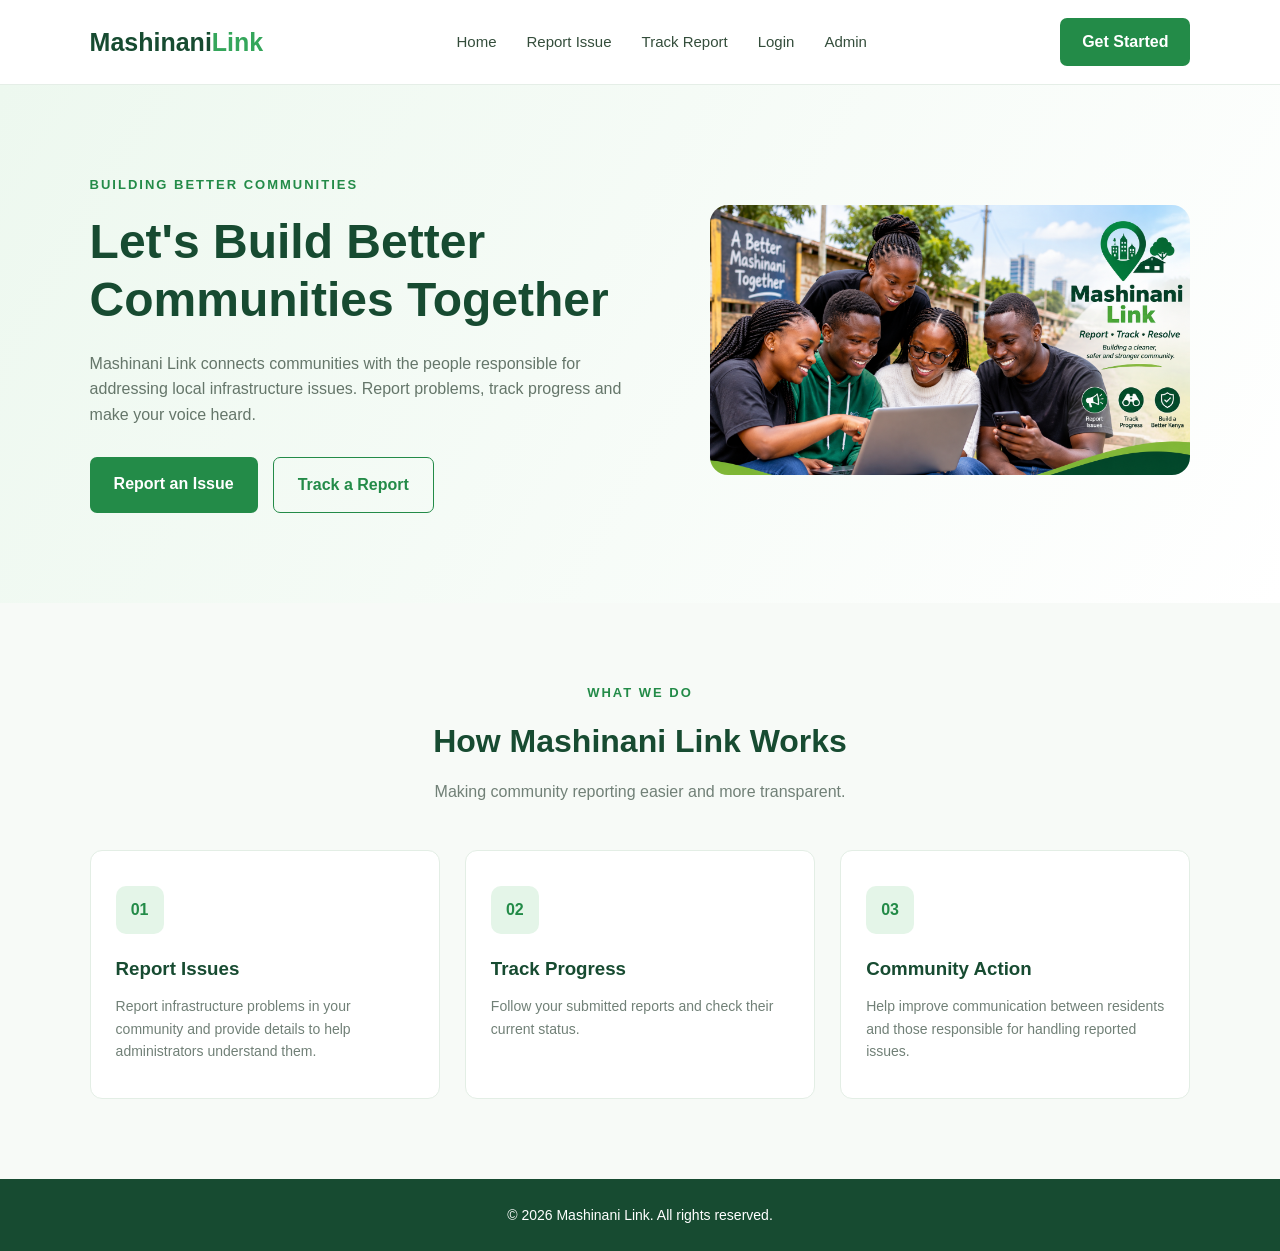
<file: index.html>
<!DOCTYPE html>
<html lang="en">
<head>
    <meta charset="UTF-8">
    <meta name="viewport" content="width=device-width, initial-scale=1.0">
    <title>Mashinani Link | Better Communities</title>
    <link rel="stylesheet" href="css/style.css">
</head>
<body>

    <!-- Navigation -->
    <header>
        <nav class="navbar">
            <a href="index.html" class="logo">Mashinani<span>Link</span></a>

            <ul class="nav-links">
                <li><a href="index.html">Home</a></li>
                <li><a href="pages/report.html">Report Issue</a></li>
                <li><a href="pages/track.html">Track Report</a></li>
                <li><a href="pages/login.html">Login</a></li>
                <li><a href="pages/admin.html">Admin</a></li>
            </ul>

            <a href="pages/report.html" class="nav-button">Get Started</a>
        </nav>
    </header>

    <!-- Hero Section -->
    <main>
        <section class="hero">
            <div class="hero-content">
                <p class="hero-label">BUILDING BETTER COMMUNITIES</p>

                <h1>Let's Build Better Communities Together</h1>

                <p class="hero-description">
                    Mashinani Link connects communities with the people
                    responsible for addressing local infrastructure issues.
                    Report problems, track progress and make your voice heard.
                </p>

                <div class="hero-buttons">
                    <a href="pages/report.html" class="primary-button">
                        Report an Issue
                    </a>

                    <a href="pages/track.html" class="secondary-button">
                        Track a Report
                    </a>
                </div>
            </div>

            <div class="hero-image">
                <img src="assets/community.png" alt="Community working together">
            </div>
        </section>

        <!-- Features Section -->
        <section class="features">
            <div class="section-heading">
                <p>WHAT WE DO</p>
                <h2>How Mashinani Link Works</h2>
                <span>Making community reporting easier and more transparent.</span>
            </div>

            <div class="feature-container">

                <div class="feature-card">
                    <div class="feature-icon">01</div>
                    <h3>Report Issues</h3>
                    <p>
                        Report infrastructure problems in your community
                        and provide details to help administrators understand them.
                    </p>
                </div>

                <div class="feature-card">
                    <div class="feature-icon">02</div>
                    <h3>Track Progress</h3>
                    <p>
                        Follow your submitted reports and check their
                        current status.
                    </p>
                </div>

                <div class="feature-card">
                    <div class="feature-icon">03</div>
                    <h3>Community Action</h3>
                    <p>
                        Help improve communication between residents
                        and those responsible for handling reported issues.
                    </p>
                </div>

            </div>
        </section>
    </main>

    <!-- Footer -->
    <footer>
        <p>&copy; 2026 Mashinani Link. All rights reserved.</p>
    </footer>

    <script src="js/script.js"></script>
</body>
</html>
</file>
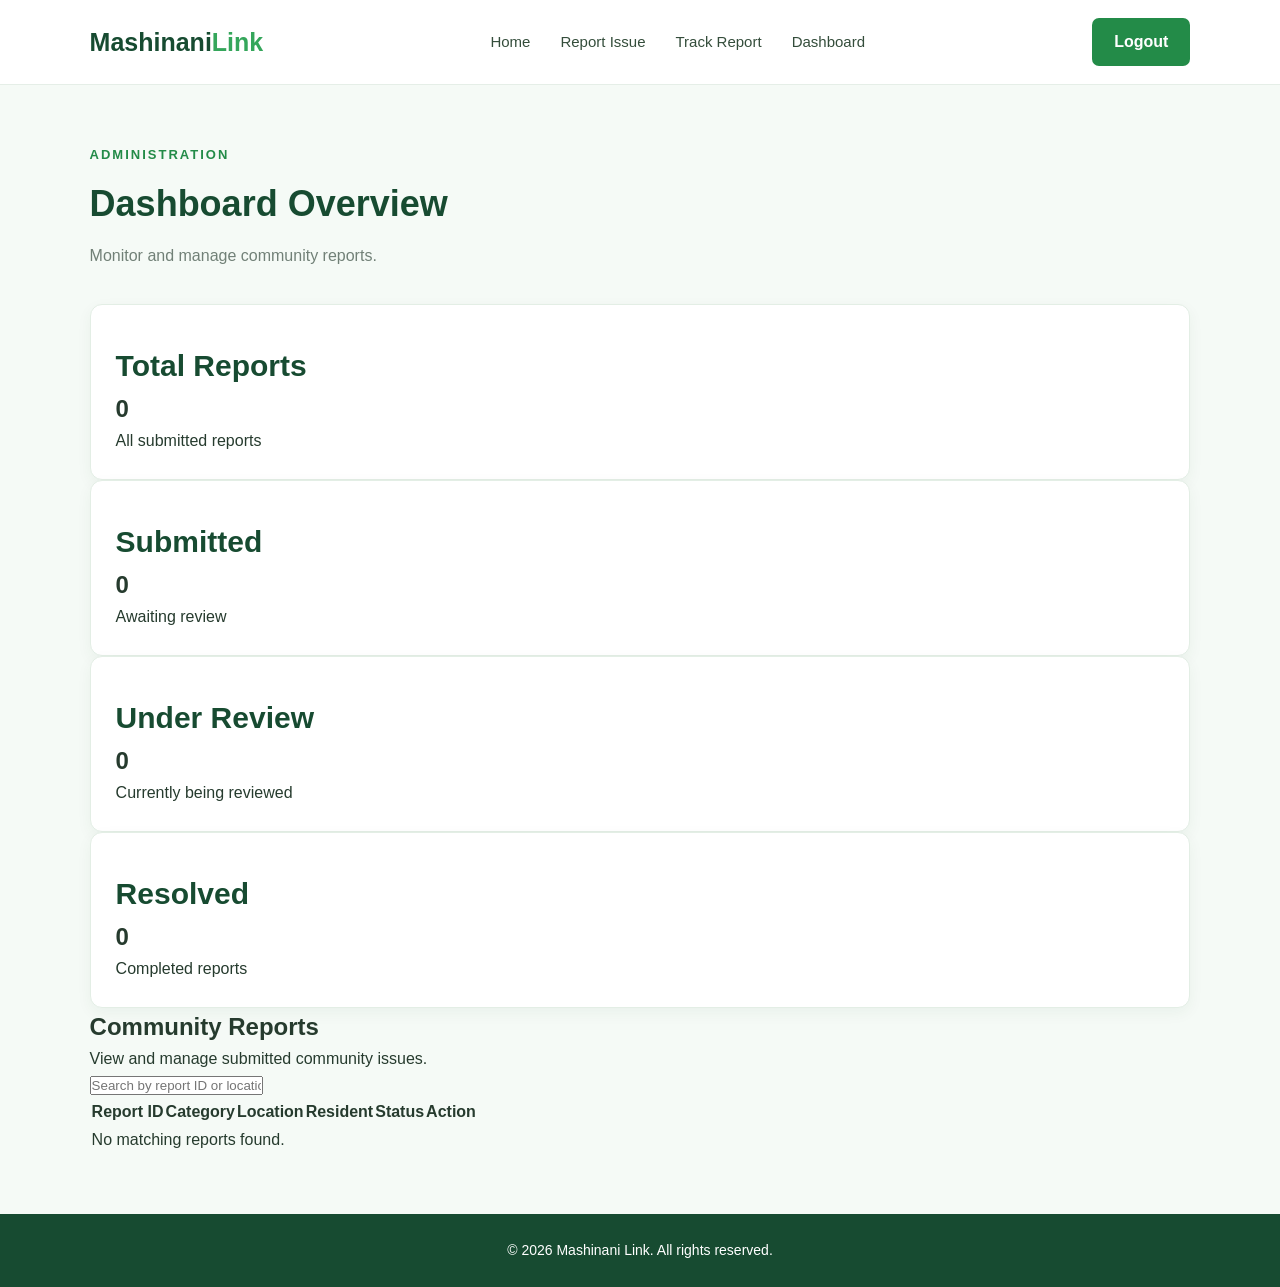
<file: pages/admin.html>
<!DOCTYPE html>
<html lang="en">
<head>
    <meta charset="UTF-8">
    <meta name="viewport" content="width=device-width, initial-scale=1.0">
    <title>Admin Dashboard | Mashinani Link</title>
    <link rel="stylesheet" href="../css/style.css">
</head>
<body>

    <!-- Navigation -->
    <header>
        <nav class="navbar">
            <a href="../index.html" class="logo">
                Mashinani<span>Link</span>
            </a>

            <ul class="nav-links">
                <li><a href="../index.html">Home</a></li>
                <li><a href="report.html">Report Issue</a></li>
                <li><a href="track.html">Track Report</a></li>
                <li><a href="admin.html">Dashboard</a></li>
            </ul>

            <a href="login.html" class="nav-button">Logout</a>
        </nav>
    </header>

    <main class="admin-section">

        <!-- Dashboard Heading -->
        <div class="admin-heading">
            <div>
                <p>ADMINISTRATION</p>
                <h1>Dashboard Overview</h1>
                <span>Monitor and manage community reports.</span>
            </div>
        </div>

        <!-- Dashboard Statistics -->
        <section class="stats-container">

            <div class="stat-card">
                <p>Total Reports</p>
                <h2 id="totalReports">0</h2>
                <span>All submitted reports</span>
            </div>

            <div class="stat-card">
                <p>Submitted</p>
                <h2 id="submittedReports">0</h2>
                <span>Awaiting review</span>
            </div>

            <div class="stat-card">
                <p>Under Review</p>
                <h2 id="reviewReports">0</h2>
                <span>Currently being reviewed</span>
            </div>

            <div class="stat-card">
                <p>Resolved</p>
                <h2 id="resolvedReports">0</h2>
                <span>Completed reports</span>
            </div>

        </section>

        <!-- Reports Table -->
        <section class="admin-reports">

            <div class="reports-heading">
                <div>
                    <h2>Community Reports</h2>
                    <p>View and manage submitted community issues.</p>
                </div>
            </div>

            <!-- Search Reports -->
            <div class="admin-search">
                 <input
                    type="text"
                    id="searchReports"
                    placeholder="Search by report ID or location..."
                >
            </div>

            <div class="table-container">

                <table>
                    <thead>
                        <tr>
                            <th>Report ID</th>
                            <th>Category</th>
                            <th>Location</th>
                            <th>Resident</th>
                            <th>Status</th>
                            <th>Action</th>
                        </tr>
                    </thead>

                    <tbody id="reportsTable">
                        <tr>
                            <td colspan="6">No reports available yet.</td>
                        </tr>
                    </tbody>

                </table>

            </div>

        </section>

    </main>

    <footer>
        <p>&copy; 2026 Mashinani Link. All rights reserved.</p>
    </footer>

    <script src="../js/script.js"></script>

</body>
</html>
</file>
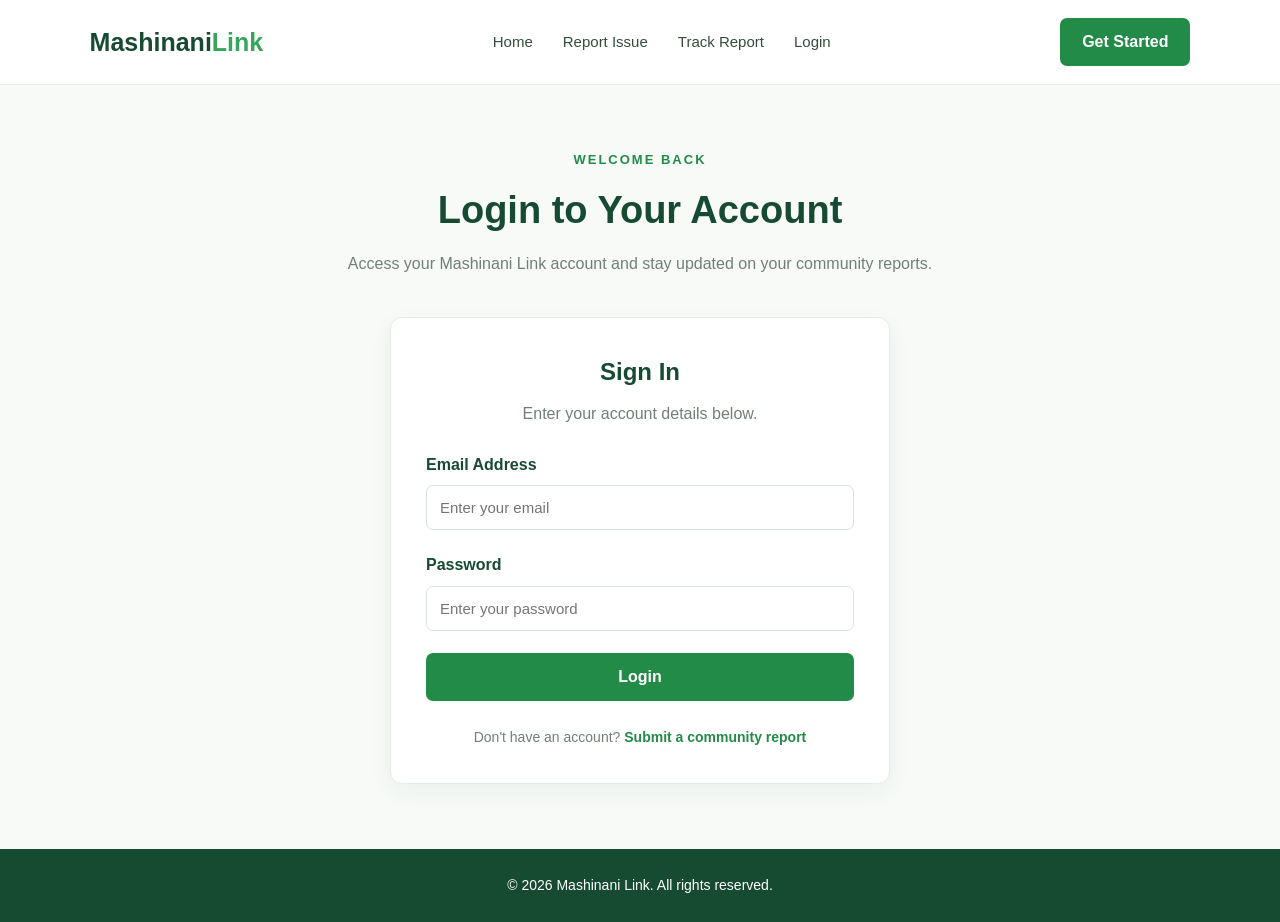
<file: pages/login.html>
<!DOCTYPE html>
<html lang="en">
<head>
    <meta charset="UTF-8">
    <meta name="viewport" content="width=device-width, initial-scale=1.0">
    <title>Login | Mashinani Link</title>
    <link rel="stylesheet" href="../css/style.css">
</head>
<body>

    <header>
        <nav class="navbar">
            <a href="../index.html" class="logo">
                Mashinani<span>Link</span>
            </a>

            <ul class="nav-links">
                <li><a href="../index.html">Home</a></li>
                <li><a href="report.html">Report Issue</a></li>
                <li><a href="track.html">Track Report</a></li>
                <li><a href="login.html">Login</a></li>
            </ul>

            <a href="report.html" class="nav-button">Get Started</a>
        </nav>
    </header>

    <main class="login-section">

        <div class="login-heading">
            <p>WELCOME BACK</p>
            <h1>Login to Your Account</h1>
            <span>
                Access your Mashinani Link account and stay updated
                on your community reports.
            </span>
        </div>

        <div class="login-container">

            <h2>Sign In</h2>

            <p class="login-description">
                Enter your account details below.
            </p>

            <form id="loginForm">

                <div class="form-group">
                    <label for="email">Email Address</label>
                    <input
                        type="email"
                        id="email"
                        placeholder="Enter your email"
                        required
                    >
                </div>

                <div class="form-group">
                    <label for="password">Password</label>
                    <input
                        type="password"
                        id="password"
                        placeholder="Enter your password"
                        required
                    >
                </div>

                <button type="submit" class="submit-button">
                    Login
                </button>

            </form>

            <div id="loginMessage" class="login-message" hidden></div>

            <p class="login-note">
                Don't have an account?
                <a href="report.html">Submit a community report</a>
            </p>

        </div>

    </main>

    <footer>
        <p>&copy; 2026 Mashinani Link. All rights reserved.</p>
    </footer>

    <script src="../js/script.js"></script>

</body>
</html>
</file>
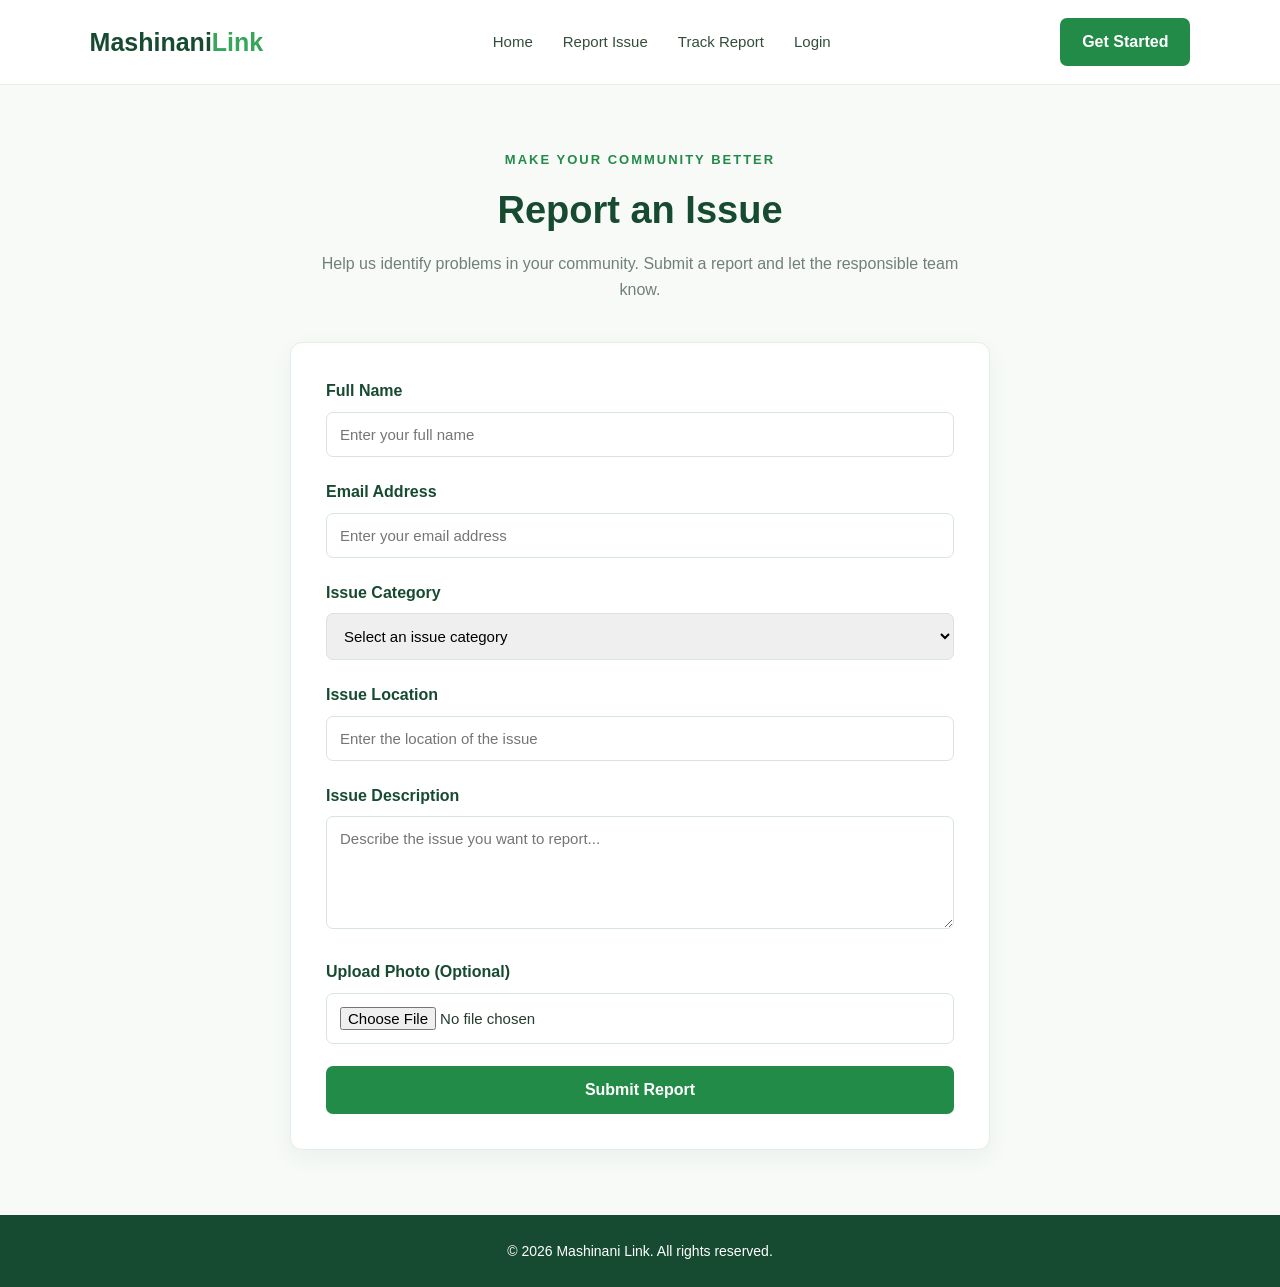
<file: pages/report.html>
<!DOCTYPE html>
<html lang="en">
<head>
    <meta charset="UTF-8">
    <meta name="viewport" content="width=device-width, initial-scale=1.0">
    <title>Report an Issue | Mashinani Link</title>
    <link rel="stylesheet" href="../css/style.css">
</head>
<body>

    <!-- Navigation -->
    <header>
        <nav class="navbar">
            <a href="../index.html" class="logo">
                Mashinani<span>Link</span>
            </a>

            <ul class="nav-links">
                <li><a href="../index.html">Home</a></li>
                <li><a href="report.html">Report Issue</a></li>
                <li><a href="track.html">Track Report</a></li>
                <li><a href="login.html">Login</a></li>
            </ul>

            <a href="report.html" class="nav-button">Get Started</a>
        </nav>
    </header>

    <!-- Report Section -->
    <main class="report-section">

        <div class="report-heading">
            <p>MAKE YOUR COMMUNITY BETTER</p>
            <h1>Report an Issue</h1>
            <span>
                Help us identify problems in your community.
                Submit a report and let the responsible team know.
            </span>
        </div>

        <div class="report-container">

            <form id="reportForm">

                <div class="form-group">
                    <label for="fullName">Full Name</label>
                    <input
                        type="text"
                        id="fullName"
                        placeholder="Enter your full name"
                        required
                    >
                </div>

                <div class="form-group">
                    <label for="email">Email Address</label>
                    <input
                        type="email"
                        id="email"
                        placeholder="Enter your email address"
                        required
                    >
                </div>

                <div class="form-group">
                    <label for="category">Issue Category</label>
                    <select id="category" required>
                        <option value="">Select an issue category</option>
                        <option value="Roads">Roads</option>
                        <option value="Water">Water Supply</option>
                        <option value="Drainage">Drainage</option>
                        <option value="Street Lighting">Street Lighting</option>
                        <option value="Waste Management">Waste Management</option>
                        <option value="Other">Other</option>
                    </select>
                </div>

                <div class="form-group">
                    <label for="location">Issue Location</label>
                    <input
                        type="text"
                        id="location"
                        placeholder="Enter the location of the issue"
                        required
                    >
                </div>

                <div class="form-group">
                    <label for="description">Issue Description</label>
                    <textarea
                        id="description"
                        rows="5"
                        placeholder="Describe the issue you want to report..."
                        required
                    ></textarea>
                </div>

                <div class="form-group">
                    <label for="photo">Upload Photo (Optional)</label>
                    <input
                        type="file"
                        id="photo"
                        accept="image/*"
                    >
                </div>

                <button type="submit" class="submit-button">
                    Submit Report
                </button>

            </form>

        </div>
    </main>

    <!-- Footer -->
    <footer>
        <p>&copy; 2026 Mashinani Link. All rights reserved.</p>
    </footer>

    <script src="../js/script.js"></script>
</body>
</html>
</file>
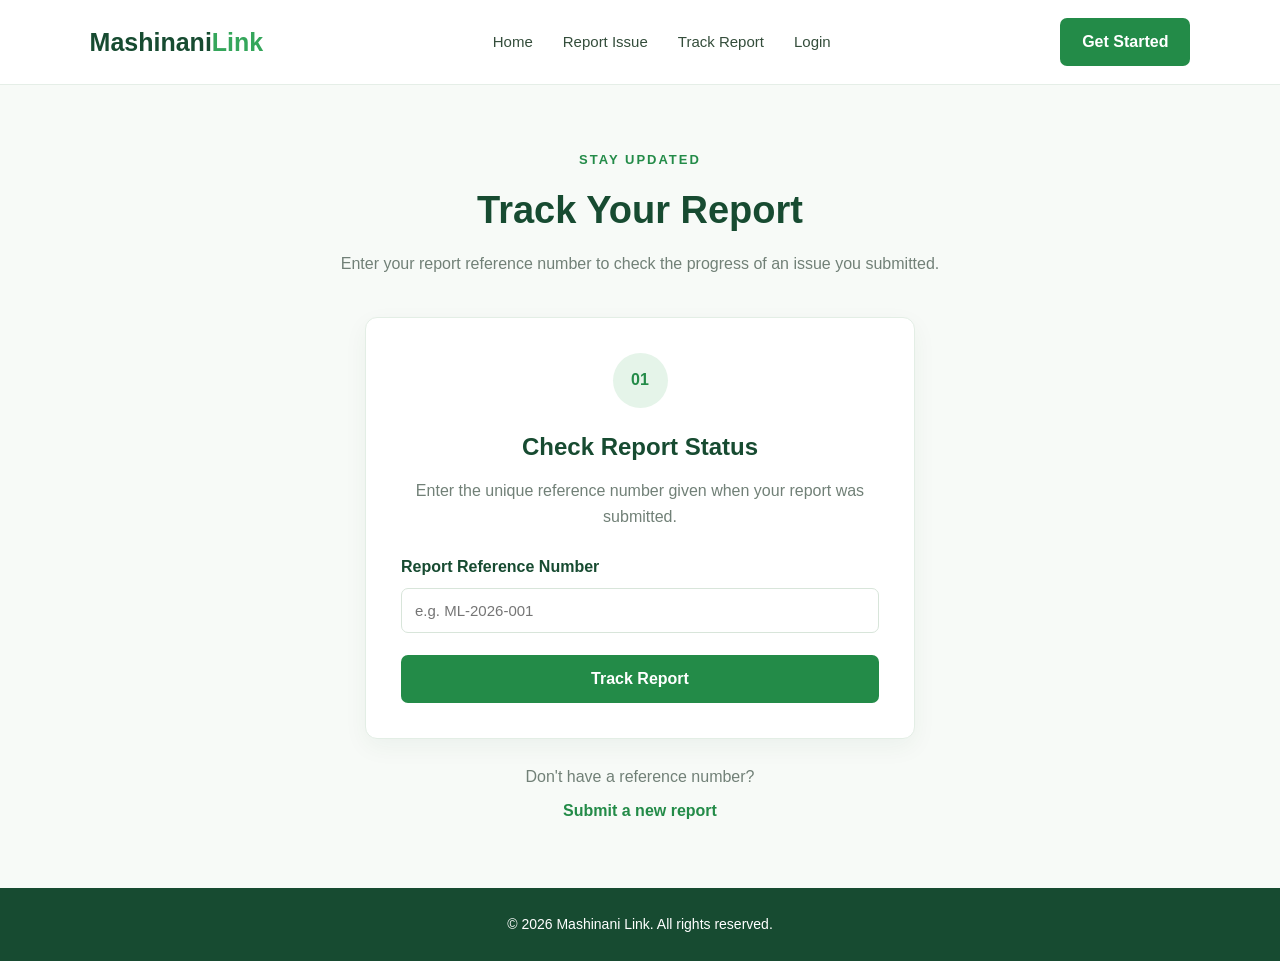
<file: pages/track.html>
<!DOCTYPE html>
<html lang="en">
<head>
    <meta charset="UTF-8">
    <meta name="viewport" content="width=device-width, initial-scale=1.0">
    <title>Track Report | Mashinani Link</title>
    <link rel="stylesheet" href="../css/style.css">
</head>
<body>

    <header>
        <nav class="navbar">
            <a href="../index.html" class="logo">
                Mashinani<span>Link</span>
            </a>

            <ul class="nav-links">
                <li><a href="../index.html">Home</a></li>
                <li><a href="report.html">Report Issue</a></li>
                <li><a href="track.html">Track Report</a></li>
                <li><a href="login.html">Login</a></li>
            </ul>

            <a href="report.html" class="nav-button">Get Started</a>
        </nav>
    </header>

    <main class="track-section">

        <div class="track-heading">
            <p>STAY UPDATED</p>
            <h1>Track Your Report</h1>
            <span>
                Enter your report reference number to check the progress
                of an issue you submitted.
            </span>
        </div>

        <div class="track-container">

            <div class="track-icon">01</div>

            <h2>Check Report Status</h2>

            <p>
                Enter the unique reference number given when
                your report was submitted.
            </p>

            <form id="trackForm">
                <div class="form-group">
                    <label for="reportId">Report Reference Number</label>

                    <input
                        type="text"
                        id="reportId"
                        placeholder="e.g. ML-2026-001"
                        required
                    >
                </div>

                <button type="submit" class="submit-button">
                    Track Report
                </button>
            </form>

            <div id="trackResult" class="track-result" hidden></div>

        </div>

        <div class="track-help">
            <p>Don't have a reference number?</p>
            <a href="report.html">Submit a new report</a>
        </div>

    </main>

    <footer>
        <p>&copy; 2026 Mashinani Link. All rights reserved.</p>
    </footer>

    <script src="../js/script.js"></script>

</body>
</html>
</file>
<file: css/style.css>
/* =================================
   RESET AND GENERAL STYLES
================================= */

* {
    margin: 0;
    padding: 0;
    box-sizing: border-box;
}

body {
    font-family: Arial, sans-serif;
    background-color: #f7faf7;
    color: #263b2e;
    line-height: 1.6;
}

a {
    text-decoration: none;
}

/* =================================
   NAVIGATION
================================= */

header {
    background-color: #ffffff;
    padding: 18px 7%;
    border-bottom: 1px solid #e5eee7;
}

.navbar {
    display: flex;
    justify-content: space-between;
    align-items: center;
}

.logo {
    font-size: 25px;
    font-weight: bold;
    color: #174b31;
}

.logo span {
    color: #35a65b;
}

.nav-links {
    display: flex;
    list-style: none;
    gap: 30px;
}

.nav-links a {
    color: #344d3b;
    font-size: 15px;
    font-weight: 500;
}

.nav-links a:hover {
    color: #24934d;
}

.nav-button {
    background-color: #238b48;
    color: white;
    padding: 11px 22px;
    border-radius: 7px;
    font-weight: bold;
}

.nav-button:hover {
    background-color: #176b36;
}

/* =================================
   HOMEPAGE HERO SECTION
================================= */

.hero {
    display: flex;
    align-items: center;
    justify-content: space-between;
    gap: 50px;
    padding: 90px 7%;
    background: linear-gradient(120deg, #edf8ef, #ffffff);
}

.hero-content {
    max-width: 570px;
}

.hero-label {
    color: #238b48;
    font-size: 13px;
    font-weight: bold;
    letter-spacing: 2px;
    margin-bottom: 18px;
}

.hero h1 {
    font-size: 48px;
    line-height: 1.2;
    color: #174b31;
    margin-bottom: 22px;
}

.hero-description {
    color: #65766a;
    font-size: 16px;
    margin-bottom: 30px;
}

.hero-buttons {
    display: flex;
    gap: 15px;
    flex-wrap: wrap;
}

.primary-button {
    background-color: #238b48;
    color: white;
    padding: 14px 24px;
    border-radius: 7px;
    font-weight: bold;
}

.primary-button:hover {
    background-color: #176b36;
}

.secondary-button {
    border: 1px solid #238b48;
    color: #238b48;
    padding: 14px 24px;
    border-radius: 7px;
    font-weight: bold;
}

.secondary-button:hover {
    background-color: #e5f4e9;
}

/* =================================
   HOMEPAGE HERO IMAGE
================================= */

.hero-image {
    flex: 1;
    max-width: 480px;
}

.hero-image img {
    width: 100%;
    border-radius: 18px;
    object-fit: cover;
}

/* =================================
   FEATURES SECTION
================================= */

.features {
    padding: 80px 7%;
    text-align: center;
}

.section-heading p {
    color: #238b48;
    font-size: 13px;
    font-weight: bold;
    letter-spacing: 2px;
}

.section-heading h2 {
    color: #174b31;
    font-size: 32px;
    margin: 12px 0;
}

.section-heading span {
    color: #718077;
}

.feature-container {
    display: grid;
    grid-template-columns: repeat(3, 1fr);
    gap: 25px;
    margin-top: 45px;
}

.feature-card {
    background-color: white;
    padding: 35px 25px;
    border: 1px solid #e3eee5;
    border-radius: 12px;
    text-align: left;
    transition: 0.3s;
}

.feature-card:hover {
    transform: translateY(-5px);
    box-shadow: 0 10px 25px rgba(23, 75, 49, 0.08);
}

.feature-icon {
    background-color: #e4f5e8;
    color: #238b48;
    width: 48px;
    height: 48px;
    display: flex;
    align-items: center;
    justify-content: center;
    border-radius: 10px;
    font-weight: bold;
    margin-bottom: 20px;
}

.feature-card h3 {
    color: #174b31;
    margin-bottom: 12px;
}

.feature-card p {
    color: #718077;
    font-size: 14px;
}

/* =================================
   REPORT ISSUE PAGE
================================= */

.report-section {
    padding: 65px 7%;
    background-color: #f7faf7;
    min-height: 80vh;
}

.report-heading {
    text-align: center;
    max-width: 650px;
    margin: 0 auto 40px;
}

.report-heading p {
    color: #238b48;
    font-size: 13px;
    font-weight: bold;
    letter-spacing: 2px;
}

.report-heading h1 {
    color: #174b31;
    font-size: 38px;
    margin: 10px 0;
}

.report-heading span {
    color: #718077;
}

.report-container {
    max-width: 700px;
    margin: auto;
    background-color: white;
    padding: 35px;
    border-radius: 12px;
    border: 1px solid #e3eee5;
    box-shadow: 0 8px 25px rgba(23, 75, 49, 0.05);
}

.form-group {
    margin-bottom: 22px;
}

.form-group label {
    display: block;
    color: #174b31;
    font-weight: bold;
    margin-bottom: 8px;
}

.form-group input,
.form-group select,
.form-group textarea {
    width: 100%;
    padding: 13px;
    border: 1px solid #d8e5da;
    border-radius: 7px;
    font-size: 15px;
    font-family: Arial, sans-serif;
    outline: none;
}

.form-group input:focus,
.form-group select:focus,
.form-group textarea:focus {
    border-color: #238b48;
    box-shadow: 0 0 0 3px rgba(35, 139, 72, 0.1);
}

.form-group textarea {
    resize: vertical;
}

.submit-button {
    width: 100%;
    padding: 15px;
    background-color: #238b48;
    color: white;
    border: none;
    border-radius: 7px;
    font-size: 16px;
    font-weight: bold;
    cursor: pointer;
}

.submit-button:hover {
    background-color: #176b36;
}

/* =================================
   TRACK REPORT PAGE
================================= */

.track-section {
    padding: 65px 7%;
    background-color: #f7faf7;
    min-height: 80vh;
}

.track-heading {
    text-align: center;
    max-width: 650px;
    margin: 0 auto 40px;
}

.track-heading p {
    color: #238b48;
    font-size: 13px;
    font-weight: bold;
    letter-spacing: 2px;
}

.track-heading h1 {
    color: #174b31;
    font-size: 38px;
    margin: 10px 0;
}

.track-heading span {
    color: #718077;
}

.track-container {
    max-width: 550px;
    margin: auto;
    background-color: white;
    padding: 35px;
    border-radius: 12px;
    border: 1px solid #e3eee5;
    box-shadow: 0 8px 25px rgba(23, 75, 49, 0.05);
    text-align: center;
}

.track-icon {
    width: 55px;
    height: 55px;
    background-color: #e5f4e9;
    color: #238b48;
    border-radius: 50%;
    display: flex;
    align-items: center;
    justify-content: center;
    margin: 0 auto 20px;
    font-weight: bold;
}

.track-container h2 {
    color: #174b31;
    margin-bottom: 12px;
}

.track-container p {
    color: #718077;
    margin-bottom: 25px;
    line-height: 1.6;
}

.track-container form {
    text-align: left;
}

.track-help {
    text-align: center;
    margin-top: 25px;
}

.track-help p {
    color: #718077;
    margin-bottom: 8px;
}

.track-help a {
    color: #238b48;
    font-weight: bold;
}

.track-help a:hover {
    text-decoration: underline;
}

.track-result {
    margin-top: 20px;
    padding: 15px;
    background-color: #e5f4e9;
    border-radius: 8px;
    color: #174b31;
}

/* =================================
   FOOTER
================================= */

footer {
    background-color: #174b31;
    color: #ffffff;
    text-align: center;
    padding: 25px;
    font-size: 14px;
}

/* =================================
   RESPONSIVE DESIGN
================================= */

@media (max-width: 768px) {

    .navbar {
        flex-direction: column;
        gap: 20px;
    }

    .nav-links {
        flex-wrap: wrap;
        justify-content: center;
        gap: 15px;
    }

    .hero {
        flex-direction: column;
        padding: 55px 6%;
    }

    .hero h1 {
        font-size: 36px;
    }

    .hero-image {
        width: 100%;
    }

    .feature-container {
        grid-template-columns: 1fr;
    }

    .report-section,
    .track-section {
        padding: 45px 5%;
    }

    .report-container,
    .track-container {
        padding: 22px;
    }

    .report-heading h1,
    .track-heading h1 {
        font-size: 30px;
    }
}

/* =================================
   LOGIN PAGE
================================= */

.login-section {
    padding: 65px 7%;
    min-height: 80vh;
    background-color: #f7faf7;
}

.login-heading {
    text-align: center;
    max-width: 650px;
    margin: 0 auto 40px;
}

.login-heading p {
    color: #238b48;
    font-size: 13px;
    font-weight: bold;
    letter-spacing: 2px;
}

.login-heading h1 {
    color: #174b31;
    font-size: 38px;
    margin: 10px 0;
}

.login-heading span {
    color: #718077;
}

.login-container {
    max-width: 500px;
    margin: auto;
    padding: 35px;
    background-color: white;
    border: 1px solid #e3eee5;
    border-radius: 12px;
    box-shadow: 0 8px 25px rgba(23, 75, 49, 0.05);
}

.login-container h2 {
    color: #174b31;
    text-align: center;
}

.login-description {
    text-align: center;
    color: #718077;
    margin: 10px 0 25px;
}

.login-message {
    margin-top: 20px;
    padding: 12px;
    background-color: #e5f4e9;
    color: #174b31;
    border-radius: 7px;
    text-align: center;
}

.login-note {
    text-align: center;
    color: #718077;
    font-size: 14px;
    margin-top: 25px;
}

.login-note a {
    color: #238b48;
    font-weight: bold;
}

.login-note a:hover {
    text-decoration: underline;
}

@media (max-width: 768px) {
    .login-section {
        padding: 45px 5%;
    }

    .login-container {
        padding: 22px;
    }

    .login-heading h1 {
        font-size: 30px;
    }
}

/* =================================
   ADMIN DASHBOARD
================================= */

.admin-section {
    padding: 60px 7%;
    min-height: 80vh;
    background-color: #f5faf6;
}

.admin-heading {
    margin-bottom: 35px;
}

.admin-heading p {
    color: #238b48;
    font-size: 13px;
    font-weight: bold;
    letter-spacing: 2px;
}

.admin-heading h1 {
    color: #174b31;
    font-size: 36px;
    margin: 10px 0;
}

.admin-heading span {
    color: #718077;
}

.admin-stats {
    display: grid;
    grid-template-columns: repeat(4, 1fr);
    gap: 20px;
    margin-bottom: 40px;
}

.stat-card {
    background: white;
    padding: 25px;
    border: 1px solid #e3eee5;
    border-radius: 12px;
    box-shadow: 0 5px 15px rgba(23, 75, 49, 0.05);
}

.stat-card h3 {
    color: #718077;
    font-size: 14px;
}

.stat-card p {
    color: #174b31;
    font-size: 30px;
    font-weight: bold;
    margin-top: 12px;
}

.admin-table-container {
    background: white;
    padding: 25px;
    border-radius: 12px;
    border: 1px solid #e3eee5;
    overflow-x: auto;
}

.admin-table-container h2 {
    color: #174b31;
    margin-bottom: 20px;
}

.admin-table {
    width: 100%;
    border-collapse: collapse;
    text-align: left;
}

.admin-table th,
.admin-table td {
    padding: 15px;
    border-bottom: 1px solid #e3eee5;
}

.admin-table th {
    background-color: #e8f5eb;
    color: #174b31;
}

.admin-table td {
    color: #53645a;
}

@media (max-width: 768px) {
    .admin-stats {
        grid-template-columns: repeat(2, 1fr);
    }

    .admin-heading h1 {
        font-size: 28px;
    }
}

@media (max-width: 480px) {
    .admin-stats {
        grid-template-columns: 1fr;
    }

    .admin-section {
        padding: 40px 5%;
    }
}
</file>
